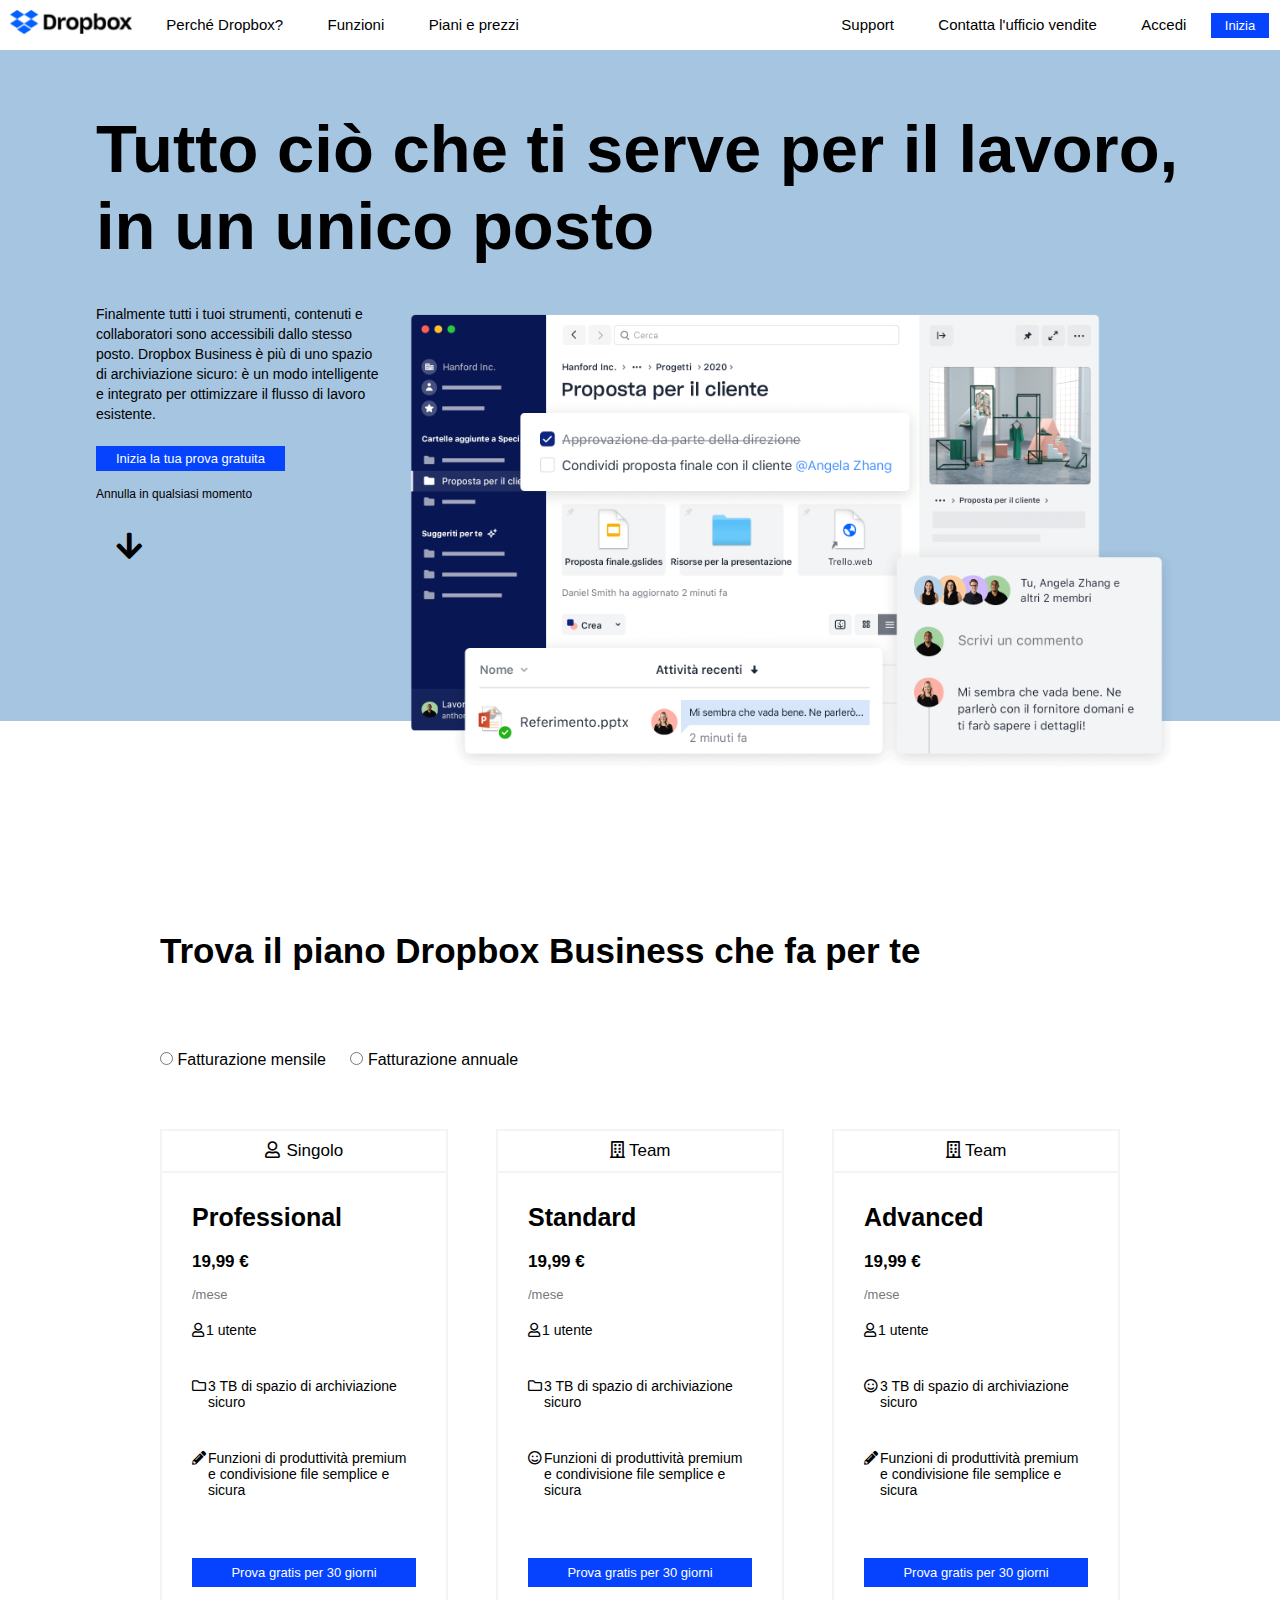
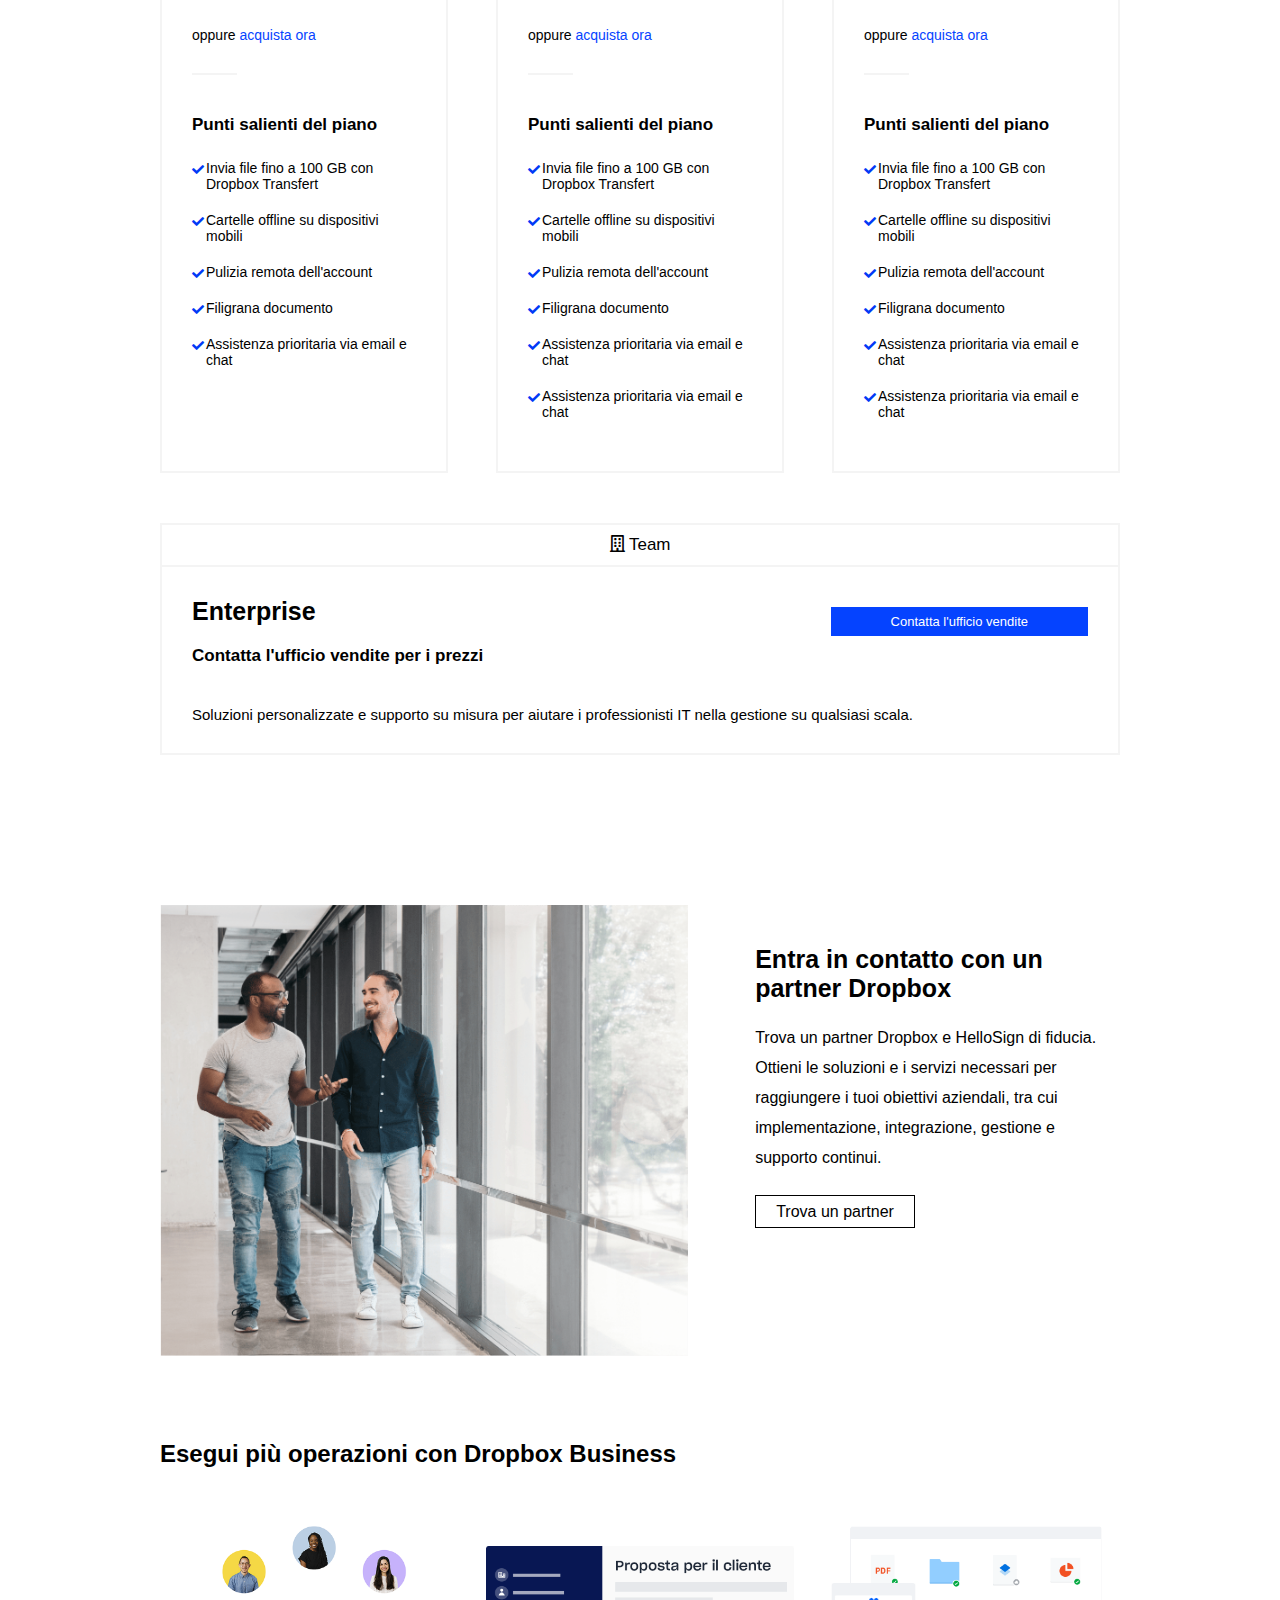
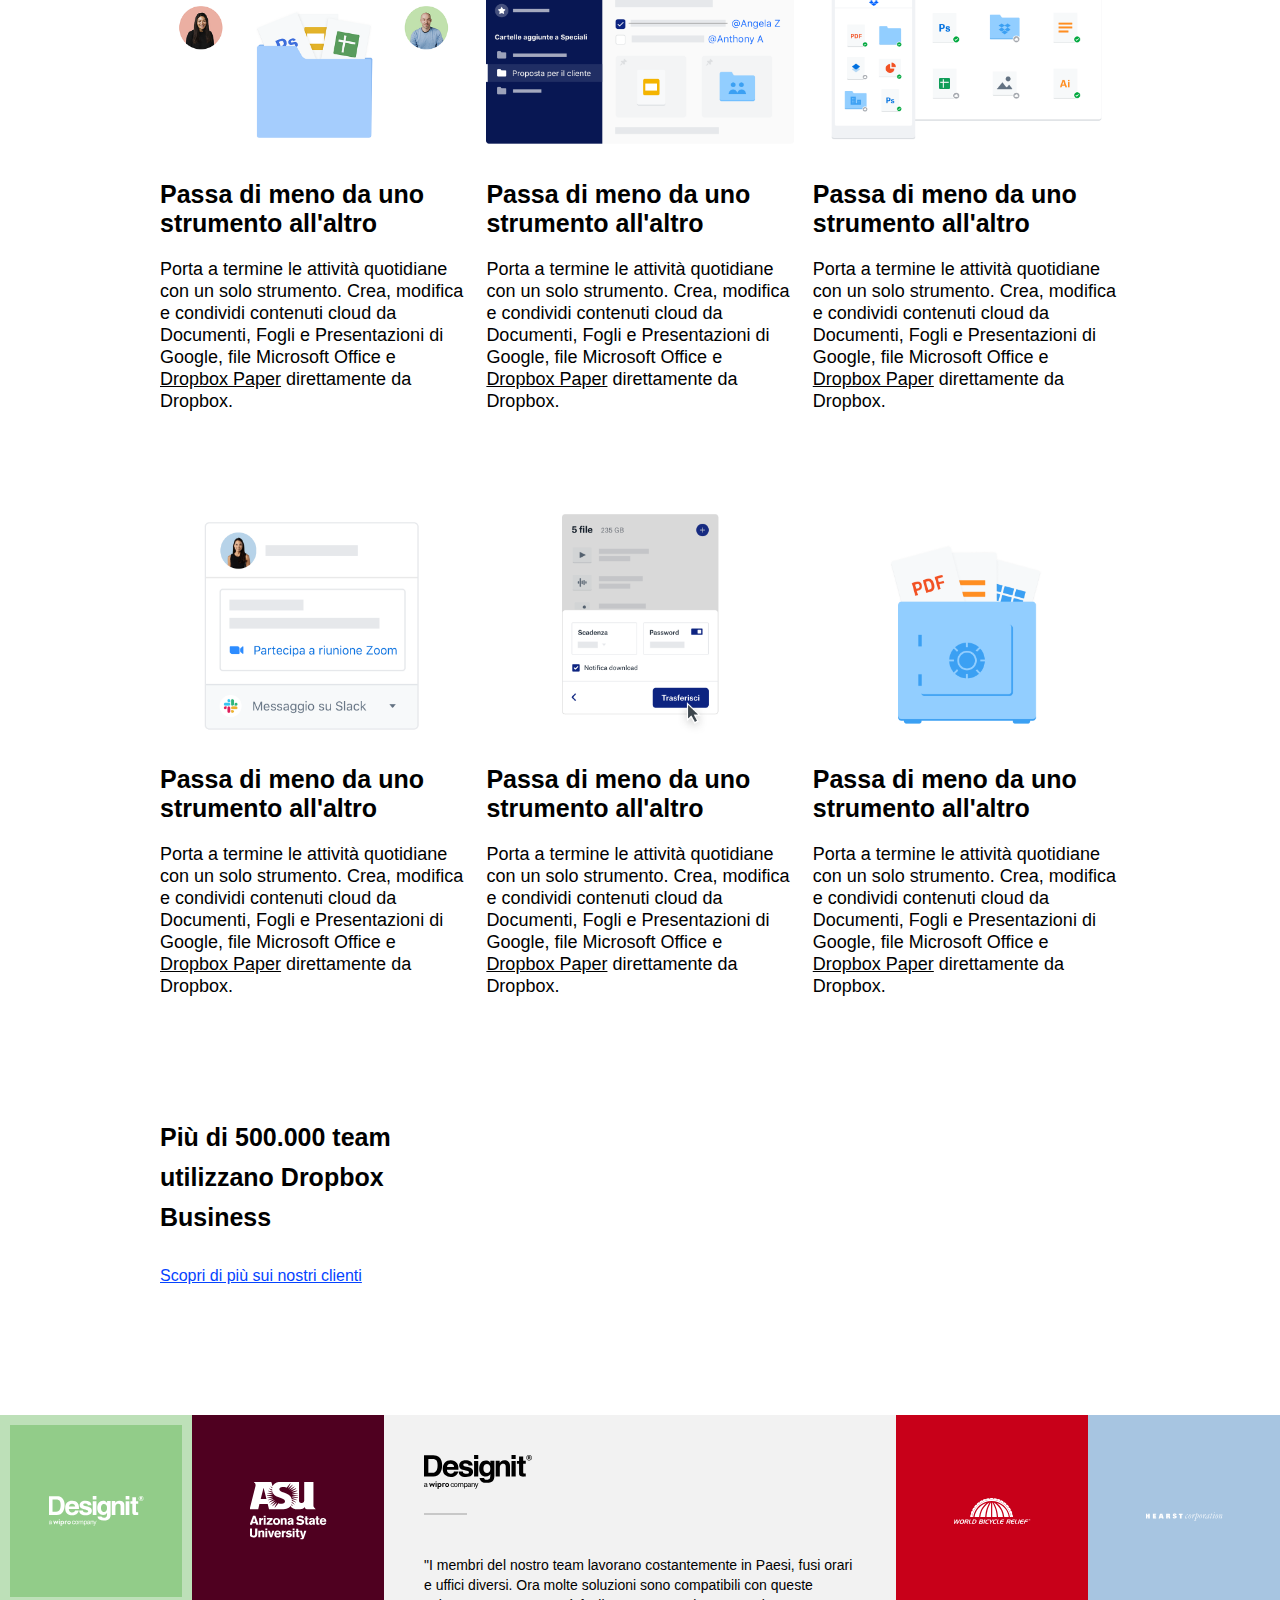
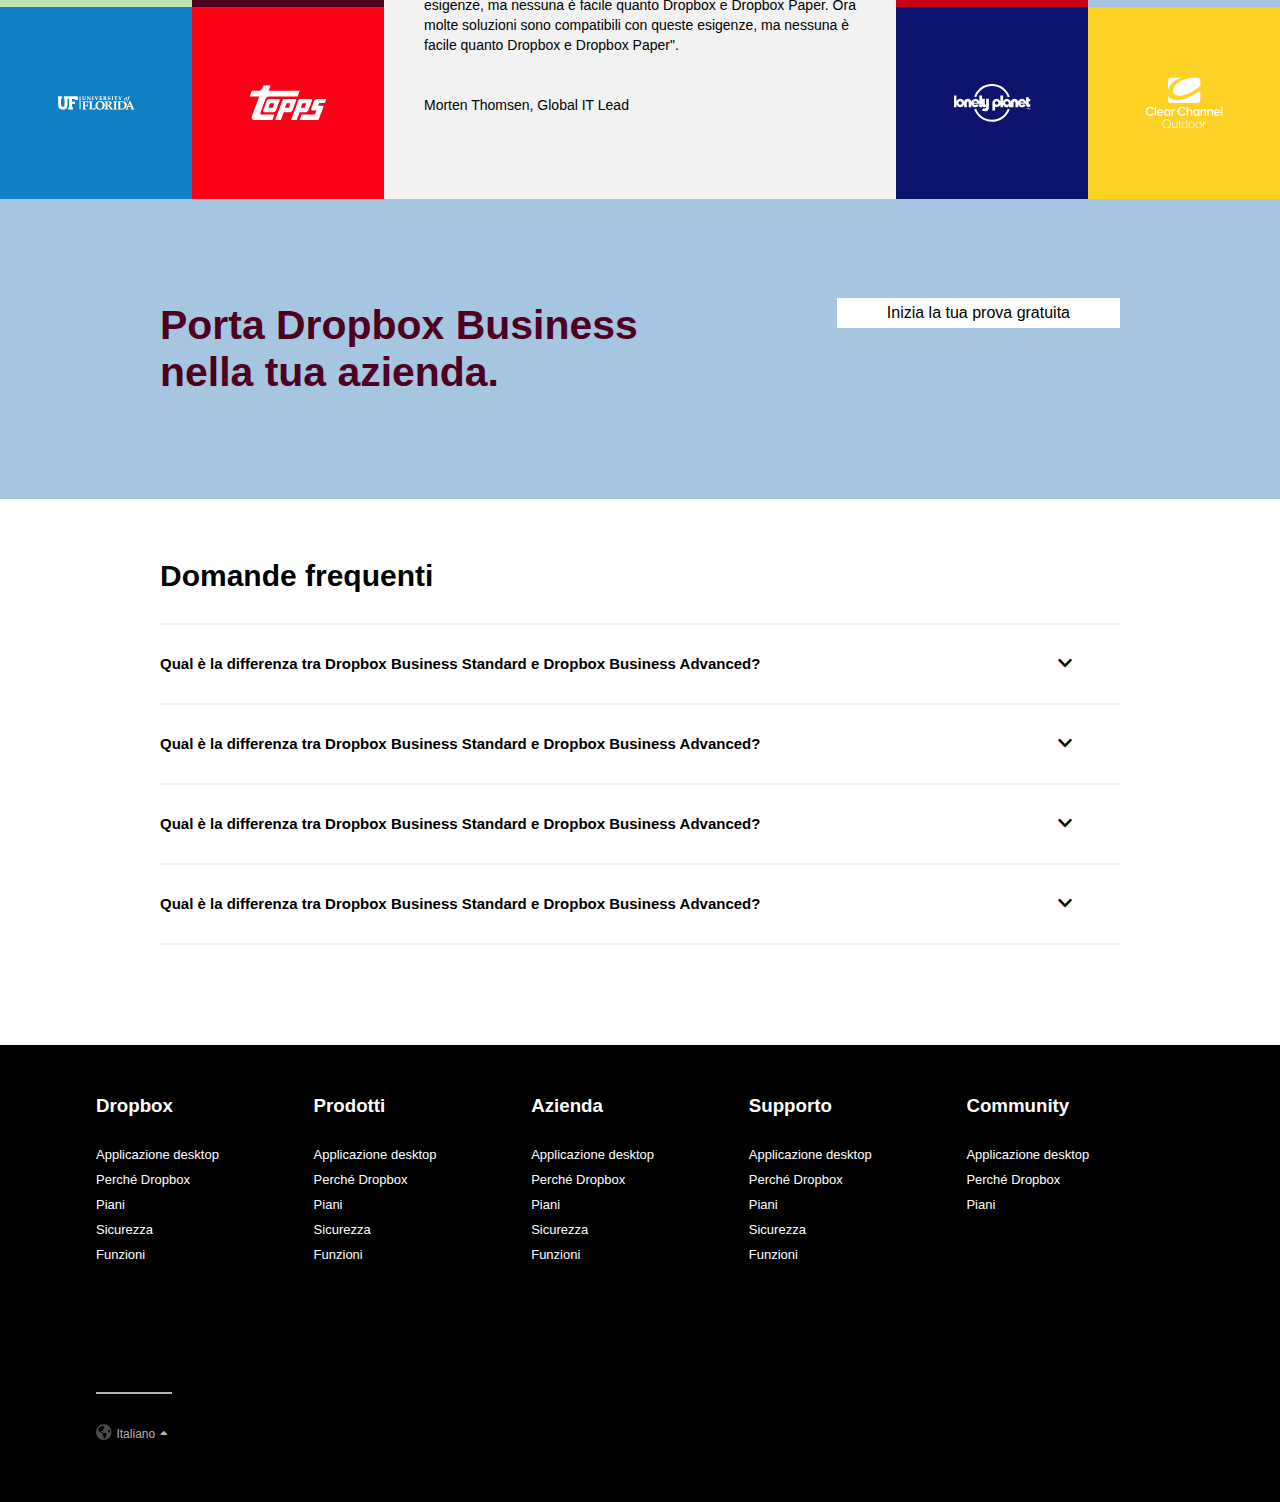
<file: index.html>
<!DOCTYPE html>
<html lang="en">
    <head>
        <meta charset="UTF-8">
        <meta http-equiv="X-UA-Compatible" content="IE=edge">
        <meta name="viewport" content="width=device-width, initial-scale=1.0">
        <link rel="stylesheet" href="style.css">
        <link rel="stylesheet" href="https://cdnjs.cloudflare.com/ajax/libs/font-awesome/5.15.4/css/all.min.css" integrity="sha512-1ycn6IcaQQ40/MKBW2W4Rhis/DbILU74C1vSrLJxCq57o941Ym01SwNsOMqvEBFlcgUa6xLiPY/NS5R+E6ztJQ==" crossorigin="anonymous" referrerpolicy="no-referrer" />
        <title>Dropbox</title>
    </head>
    <body>
        <!-- logo menu e tasti -->
        <header>
            <a href="index.html"><img class="logo" src="img/logo-small.png"></a>
            <nav>
                <ul class="prima-parte">
                    <li><a href="#">Perch&eacute; Dropbox&quest;</a></li>
                    <li><a href="#parte-funzioni">Funzioni</a></li>
                    <li><a href="#titolo-seconda">Piani e prezzi</a></li>
                </ul>
                <ul class="seconda-parte">
                    <li><a href="#">Support</a></li>
                    <li><a href="contatta-ufficio-vendite.html">Contatta l'ufficio vendite</a></li>
                    <li><a href="#">Accedi</a></li>
                </ul>
            </nav>
            <a class="tasto-inizia" href="#titolo-seconda">Inizia</a>
        </header>
        <main>
            <!-- main sezione 1 -->
            <section class="prima-sezione">
                <div id="container">
                    <h1>Tutto ci&ograve; che ti serve per il lavoro, in un unico posto</h1>
                    <div>
                        <p>Finalmente tutti i tuoi strumenti, contenuti e collaboratori sono accessibili dallo stesso posto. Dropbox Business &egrave; pi&ugrave; di uno spazio di archiviazione sicuro: &egrave; un modo intelligente e integrato per ottimizzare il flusso di lavoro esistente.</p>
                        <a class="tasto-inizia" href="#titolo-seconda">Inizia la tua prova gratuita</a>
                        <span>Annulla in qualsiasi momento</span>
                        <a href="#titolo-seconda"><i class="fas fa-arrow-down"></i></a>
                    </div>
                    <img src="img/jumbo.png">
                </div> 
            </section>
            <!-- main piani tariffari -->
            <section class="seconda-sezione" id="#prova">
                <h2 id="titolo-seconda">Trova il piano Dropbox Business che fa per te</h2>
                <div class="input-radio">
                    <input type="radio" name="fatturazione">
                    <label>Fatturazione mensile</label>
                    <input type="radio" name="fatturazione">
                    <label>Fatturazione annuale</label>
                </div>
                <div class="tre-colonne">
                    <div class="colonna">
                        <div class="titolo-colonna">
                            <i class="far fa-user"></i>
                            <span>Singolo</span>
                        </div>
                        <div class="corpo-colonna">
                            <h2 class="h2-colonna">Professional</h2>
                            <h5>19,99 &euro;</h5>
                            <div class="mensilita">/mese</div>
                            <ul>
                                <li class="lista"><i class="far fa-user"></i><span class="testo-liste">1 utente</span></li>
                                <li class="lista"><i class="far fa-folder"></i><span class="testo-liste">3 TB di spazio di archiviazione sicuro</span></li>
                                <li class="lista"><i class="fas fa-pencil-alt"></i><span class="testo-liste">Funzioni di produttivit&agrave; premium e condivisione file semplice e sicura</span></li>
                            </ul>
                            <a href="#" class="tasto-prova">Prova gratis per 30 giorni</a>
                            <div>
                                <span class=testo-acquista>oppure <a href="#">acquista ora</a></span>
                            </div>
                            <hr>
                            <h5 class="h5-list">Punti salienti del piano</h5>
                            <ul>
                                <li><i class="fas fa-check"></i><span class="testo-liste">Invia file fino a 100 GB con Dropbox Transfert</span></li>
                                <li><i class="fas fa-check"></i><span class="testo-liste">Cartelle offline su dispositivi mobili</span></li>
                                <li><i class="fas fa-check"></i><span class="testo-liste">Pulizia remota dell'account</span></li>
                                <li><i class="fas fa-check"></i><span class="testo-liste">Filigrana documento</span></li>
                                <li><i class="fas fa-check"></i><span class="testo-liste">Assistenza prioritaria via email e chat</span></li>
                            </ul>
                        </div>
                    </div>
    
                    <div class="colonna-centrale">
                        <div class="titolo-colonna">
                            <i class="far fa-building"></i>
                            <span>Team</span>
                        </div>
                        <div class="corpo-colonna">
                            <h2 class="h2-colonna">Standard</h2>
                            <h5>19,99 &euro;</h5>
                            <div class="mensilita">/mese</div>
                            <ul>
                                <li class="lista"><i class="far fa-user"></i><span class="testo-liste">1 utente</span></li>
                                <li class="lista"><i class="far fa-folder"></i><span class="testo-liste">3 TB di spazio di archiviazione sicuro</span></li>
                                <li class="lista"><i class="far fa-smile"></i></i><span class="testo-liste">Funzioni di produttivit&agrave; premium e condivisione file semplice e sicura</span></li>
                            </ul>
                            <a href="#" class="tasto-prova">Prova gratis per 30 giorni</a>
                            <div>
                                <span class=testo-acquista>oppure <a href="#">acquista ora</a></span>
                            </div>
                            <hr>
                            <h5 class="h5-list">Punti salienti del piano</h5>
                            <ul>
                                <li><i class="fas fa-check"></i><span class="testo-liste">Invia file fino a 100 GB con Dropbox Transfert</span></li>
                                <li><i class="fas fa-check"></i><span class="testo-liste">Cartelle offline su dispositivi mobili</span></li>
                                <li><i class="fas fa-check"></i><span class="testo-liste">Pulizia remota dell'account</span></li>
                                <li><i class="fas fa-check"></i><span class="testo-liste">Filigrana documento</span></li>
                                <li><i class="fas fa-check"></i><span class="testo-liste">Assistenza prioritaria via email e chat</span></li>
                                <li><i class="fas fa-check"></i><span class="testo-liste">Assistenza prioritaria via email e chat</span></li>
                            </ul>
                        </div>
                    </div>
    
                    <div class="colonna">
                        <div class="titolo-colonna">
                            <i class="far fa-building"></i>
                            <span>Team</span>
                        </div>
                        <div class="corpo-colonna">
                            <h2 class="h2-colonna">Advanced</h2>
                            <h5>19,99 &euro;</h5>
                            <div class="mensilita">/mese</div>
                            <ul>
                                <li class="lista"><i class="far fa-user"></i><span class="testo-liste">1 utente</span></li>
                                <li class="lista"><i class="far fa-smile"></i></i><span class="testo-liste">3 TB di spazio di archiviazione sicuro</span></li>
                                <li class="lista"><i class="fas fa-pencil-alt"></i><span class="testo-liste">Funzioni di produttivit&agrave; premium e condivisione file semplice e sicura</span></li>
                            </ul>
                            <a href="#" class="tasto-prova">Prova gratis per 30 giorni</a>
                            <div>
                                <span class=testo-acquista>oppure <a href="#">acquista ora</a></span>
                            </div>
                            <hr>
                            <h5 class="h5-list">Punti salienti del piano</h5>
                            <ul>
                                <li><i class="fas fa-check"></i><span class="testo-liste">Invia file fino a 100 GB con Dropbox Transfert</span></li>
                                <li><i class="fas fa-check"></i><span class="testo-liste">Cartelle offline su dispositivi mobili</span></li>
                                <li><i class="fas fa-check"></i><span class="testo-liste">Pulizia remota dell'account</span></li>
                                <li><i class="fas fa-check"></i><span class="testo-liste">Filigrana documento</span></li>
                                <li><i class="fas fa-check"></i><span class="testo-liste">Assistenza prioritaria via email e chat</span></li>
                                <li><i class="fas fa-check"></i><span class="testo-liste">Assistenza prioritaria via email e chat</span></li>
                            </ul>
                        </div>
                    </div>
                </div>
                <div class="ultimo-piano">
                    <div class="titolo-colonna">
                        <i class="far fa-building"></i>
                        <span>Team</span>
                    </div>
                    <div class="corpo-finale">
                        <h2 class="h2-colonna">Enterprise</h2>
                        <a href="contatta-ufficio-vendite.html" class="tasto-prova3">Contatta l'ufficio vendite</a>
                        <h5>Contatta l'ufficio vendite per i prezzi</h5>
                        <p>Soluzioni personalizzate e supporto su misura per aiutare i professionisti IT nella gestione su qualsiasi scala.</p>
                    </div>
                </div>
            </section>

            <!-- main sezione partner -->
            <section class="terza-sezione">
                <div id="foto-grande">
                    <img src="img/partner.png">
                </div>
                <div id="testo-partner">
                    <h3>Entra in contatto con un partner Dropbox</h3>
                    <p>Trova un partner Dropbox e HelloSign di fiducia. Ottieni le soluzioni e i servizi necessari per raggiungere i tuoi obiettivi aziendali, tra cui implementazione, integrazione, gestione e supporto continui.</p>
                    <div>
                        <a href="#" class="tasto-partner"> Trova un partner</a>
                    </div>
                </div>
            </section>
            <!-- main sezione 6 foto -->
            <section class="quarta-sezione">
                <h2 id="parte-funzioni">Esegui pi&ugrave; operazioni con Dropbox Business</h2>
                <div class="colonna-foto">
                    <img src="img/business-feature-switching-tools.png">
                    <h3>Passa di meno da uno strumento all'altro</h3>
                    <p>Porta a termine le attivit&agrave; quotidiane con un solo strumento. Crea, modifica e condividi contenuti cloud da Documenti, Fogli e Presentazioni di Google, file Microsoft Office e <a href="#">Dropbox Paper</a> direttamente da Dropbox.</p>
                </div>
                <div class="colonna2-foto">
                    <img src="img/business-feature-coordinate-it.png">
                    <h3>Passa di meno da uno strumento all'altro</h3>
                    <p>Porta a termine le attivit&agrave; quotidiane con un solo strumento. Crea, modifica e condividi contenuti cloud da Documenti, Fogli e Presentazioni di Google, file Microsoft Office e <a href="#">Dropbox Paper</a> direttamente da Dropbox.</p>
                </div>
                <div class="colonna-foto">
                    <img src="img/business-feature-multi-device.png">
                    <h3>Passa di meno da uno strumento all'altro</h3>
                    <p>Porta a termine le attivit&agrave; quotidiane con un solo strumento. Crea, modifica e condividi contenuti cloud da Documenti, Fogli e Presentazioni di Google, file Microsoft Office e <a href="#">Dropbox Paper</a> direttamente da Dropbox.</p>
                </div>
                <div class="colonna-foto">
                    <img src="img/business-feature-integrations-it.png">
                    <h3>Passa di meno da uno strumento all'altro</h3>
                    <p>Porta a termine le attivit&agrave; quotidiane con un solo strumento. Crea, modifica e condividi contenuti cloud da Documenti, Fogli e Presentazioni di Google, file Microsoft Office e <a href="#">Dropbox Paper</a> direttamente da Dropbox.</p>
                </div>
                <div class="colonna2-foto">
                    <img src="img/business-feature-send-files-it.png">
                    <h3>Passa di meno da uno strumento all'altro</h3>
                    <p>Porta a termine le attivit&agrave; quotidiane con un solo strumento. Crea, modifica e condividi contenuti cloud da Documenti, Fogli e Presentazioni di Google, file Microsoft Office e <a href="#">Dropbox Paper</a> direttamente da Dropbox.</p>
                </div>
                <div class="colonna-foto">
                    <img src="img/business-feature-security.png">
                    <h3>Passa di meno da uno strumento all'altro</h3>
                    <p>Porta a termine le attivit&agrave; quotidiane con un solo strumento. Crea, modifica e condividi contenuti cloud da Documenti, Fogli e Presentazioni di Google, file Microsoft Office e <a href="#">Dropbox Paper</a> direttamente da Dropbox.</p>
                </div>
            </section>
            <section class="quinta-sezione">
                <div>
                    <h3>Pi&ugrave; di 500.000 team utilizzano Dropbox Business</h3>
                </div> 
                <span><a href="#">Scopri di pi&ugrave; sui nostri clienti</a></span>   
            </section>
            <section class="loghi">
                <div class="col1">
                    <div id="logo-1">
                        <img src="img/designit.svg">
                    </div>
                    <div id="logo-2">
                        <img src="img/arizona_state_university.svg">
                    </div>
                    <div id="logo-3">
                        <img src="img/university_of_florida.svg">
                    </div>
                    <div id="logo-4">
                        <img src="img/topps.svg">
                    </div>
                </div>
                <div class="col-testo">
                    <img src="img/designit.svg">
                    <hr>
                    <p>"I membri del nostro team lavorano costantemente in Paesi, fusi orari e uffici diversi. Ora molte soluzioni sono compatibili con queste esigenze, ma nessuna &egrave; facile quanto Dropbox e Dropbox Paper. Ora molte soluzioni sono compatibili con queste esigenze, ma nessuna &egrave; facile quanto Dropbox e Dropbox Paper".</p>
                    <span>Morten Thomsen, Global IT Lead</span>
                </div>
                <div class="col1">
                    <div id="logo-5">
                        <img src="img/world_bicycle_relief.svg">
                    </div>
                    <div id="logo-6">
                        <img src="img/hearst_corp.svg">
                    </div>
                    <div id="logo-7">
                        <img src="img/lonely_planet.svg">
                    </div>
                    <div id="logo-8">
                        <img src="img/clear_channel.svg">
                    </div>
                </div>
            </section>
            <section id="porta-azienda">
                <div class="corpo-porta-azienda">
                    <div id="testo-corpo-azienda">
                        <h3>Porta Dropbox Business nella tua azienda.</h3>
                    </div>
                    <a class="tasto-inizia2" href="#titolo-seconda">Inizia la tua prova gratuita</a>
                </div>
            </section>
            <section class="domande">
                <h4>Domande frequenti</h4>
                <div class="domanda1">
                    <h5>Qual &egrave; la differenza tra Dropbox Business Standard e Dropbox Business Advanced?</h5>
                    <i class="fas fa-chevron-down"></i>
                    <i class="fas fa-chevron-up"></i>
                    <p>Lorem ipsum dolor sit, amet consectetur adipisicing elit. Consequuntur, sapiente praesentium cumque quos totam reprehenderit alias necessitatibus odit delectus doloribus. Quo, incidunt eius iste pariatur ipsa ducimus aut. Exercitationem, recusandae.</p>
                </div>
                <div class="domanda1">
                    <h5>Qual &egrave; la differenza tra Dropbox Business Standard e Dropbox Business Advanced?</h5>
                    <i class="fas fa-chevron-down"></i>
                    <i class="fas fa-chevron-up"></i>
                    <p>Lorem ipsum dolor sit, amet consectetur adipisicing elit. Consequuntur, sapiente praesentium cumque quos totam reprehenderit alias necessitatibus odit delectus doloribus. Quo, incidunt eius iste pariatur ipsa ducimus aut. Exercitationem, recusandae.</p>
                </div>
                <div class="domanda1">
                    <h5>Qual &egrave; la differenza tra Dropbox Business Standard e Dropbox Business Advanced?</h5>
                    <i class="fas fa-chevron-down"></i>
                    <i class="fas fa-chevron-up"></i>
                    <p>Lorem ipsum dolor sit, amet consectetur adipisicing elit. Consequuntur, sapiente praesentium cumque quos totam reprehenderit alias necessitatibus odit delectus doloribus. Quo, incidunt eius iste pariatur ipsa ducimus aut. Exercitationem, recusandae.</p>
                </div>
                <div class="domanda1">
                    <h5>Qual &egrave; la differenza tra Dropbox Business Standard e Dropbox Business Advanced?</h5>
                    <i class="fas fa-chevron-down"></i>
                    <i class="fas fa-chevron-up"></i>
                    <p>Lorem ipsum dolor sit, amet consectetur adipisicing elit. Consequuntur, sapiente praesentium cumque quos totam reprehenderit alias necessitatibus odit delectus doloribus. Quo, incidunt eius iste pariatur ipsa ducimus aut. Exercitationem, recusandae.</p>
                </div>
            </section>
        </main>
        <footer>
            <div id="fine-pagina">
                <div class="col-foot">
                    <h3>Dropbox</h3>
                    <ul>
                        <li><a href="">Applicazione desktop</a></li>
                        <li><a href="index.html">Perch&eacute; Dropbox</a></li>
                        <li><a href="#titolo-seconda">Piani</a></li>
                        <li><a href="">Sicurezza</a></li>
                        <li><a href="#parte-funzioni">Funzioni</a></li>
                    </ul>
                </div>
                <div class="col-foot">
                    <h3>Prodotti</h3>
                    <ul>
                        <li><a href="">Applicazione desktop</a></li>
                        <li><a href="">Perch&eacute; Dropbox</a></li>
                        <li><a href="#titolo-seconda">Piani</a></li>
                        <li><a href="">Sicurezza</a></li>
                        <li><a href="#parte-funzioni">Funzioni</a></li>
                    </ul>
                </div>
                <div class="col-foot">
                    <h3>Azienda</h3>
                    <ul>
                        <li><a href="">Applicazione desktop</a></li>
                        <li><a href="">Perch&eacute; Dropbox</a></li>
                        <li><a href="#titolo-seconda">Piani</a></li>
                        <li><a href="">Sicurezza</a></li>
                        <li><a href="#parte-funzioni">Funzioni</a></li>
                    </ul>
                </div>
                <div class="col-foot">
                    <h3>Supporto</h3>
                    <ul>
                        <li><a href="">Applicazione desktop</a></li>
                        <li><a href="">Perch&eacute; Dropbox</a></li>
                        <li><a href="#titolo-seconda">Piani</a></li>
                        <li><a href="">Sicurezza</a></li>
                        <li><a href="#parte-funzioni">Funzioni</a></li>
                    </ul>
                </div>
                <div class="col-foot">
                    <h3>Community</h3>
                    <ul>
                        <li><a href="">Applicazione desktop</a></li>
                        <li><a href="">Perch&eacute; Dropbox</a></li>
                        <li><a href="#titolo-seconda">Piani</a></li>
                    </ul>
                </div>
            </div>
            <div class="pie-pagina">
                <hr>
                <i class="fas fa-globe-americas"></i>
                <span>Italiano</span>
                <i class="fas fa-sort-up"></i>
            </div>
        </footer>
    </body>
</html>
</file>
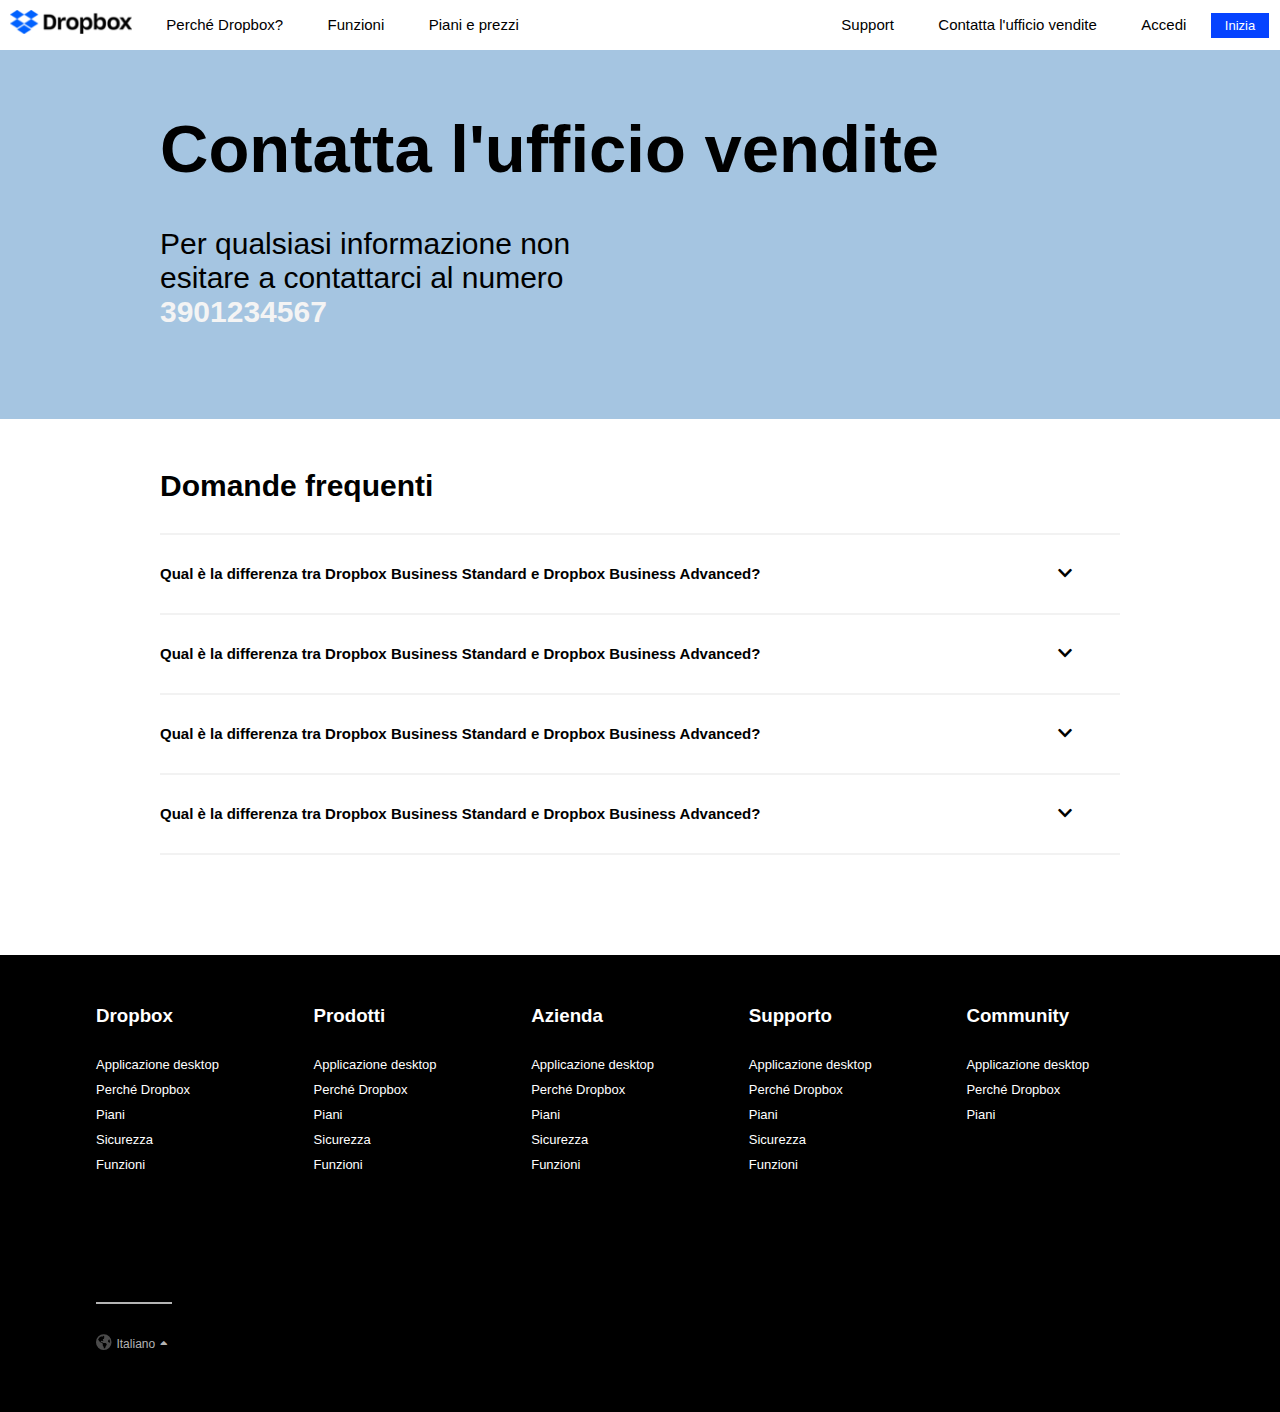
<file: contatta-ufficio-vendite.html>
<!DOCTYPE html>
<html lang="en">
    <head>
        <meta charset="UTF-8">
        <meta http-equiv="X-UA-Compatible" content="IE=edge">
        <meta name="viewport" content="width=device-width, initial-scale=1.0">
        <link rel="stylesheet" href="style.css">
        <link rel="stylesheet" href="https://cdnjs.cloudflare.com/ajax/libs/font-awesome/5.15.4/css/all.min.css" integrity="sha512-1ycn6IcaQQ40/MKBW2W4Rhis/DbILU74C1vSrLJxCq57o941Ym01SwNsOMqvEBFlcgUa6xLiPY/NS5R+E6ztJQ==" crossorigin="anonymous" referrerpolicy="no-referrer" />
        <title>Dropbox</title>
    </head>
    <body>
        <header>
            <a href="index.html"><img class="logo" src="img/logo-small.png"></a>
            <nav>
                <ul class="prima-parte">
                    <li><a href="index.html">Perch&eacute; Dropbox&quest;</a></li>
                    <li><a href="index.html#parte-funzioni">Funzioni</a></li>
                    <li><a href="index.html#titolo-seconda">Piani e prezzi</a></li>
                </ul>
                <ul class="seconda-parte">
                    <li><a href="#">Support</a></li>
                    <li><a href="contatta-ufficio-vendite.html">Contatta l'ufficio vendite</a></li>
                    <li><a href="index.html#titolo-seconda">Accedi</a></li>
                </ul>
            </nav>
            <a class="tasto-inizia" href="index.html#titolo-seconda">Inizia</a>
        </header>
        <main>
            <section class="prima-sezione">
                <div id="container2">
                    <h1>Contatta l'ufficio vendite</h1>
                    <div id="contatti">
                        <span id="testo-contatti">Per qualsiasi informazione non esitare a contattarci al numero <span id="numero-contatti">3901234567</span></span>
                    </div>
                </div> 
            </section>
            <section class="domande">
                <h4>Domande frequenti</h4>
                <div class="domanda1">
                    <h5>Qual &egrave; la differenza tra Dropbox Business Standard e Dropbox Business Advanced?</h5>
                    <i class="fas fa-chevron-down"></i>
                    <i class="fas fa-chevron-up"></i>
                    <p>Lorem ipsum dolor sit, amet consectetur adipisicing elit. Consequuntur, sapiente praesentium cumque quos totam reprehenderit alias necessitatibus odit delectus doloribus. Quo, incidunt eius iste pariatur ipsa ducimus aut. Exercitationem, recusandae.</p>
                </div>
                <div class="domanda1">
                    <h5>Qual &egrave; la differenza tra Dropbox Business Standard e Dropbox Business Advanced?</h5>
                    <i class="fas fa-chevron-down"></i>
                    <i class="fas fa-chevron-up"></i>
                    <p>Lorem ipsum dolor sit, amet consectetur adipisicing elit. Consequuntur, sapiente praesentium cumque quos totam reprehenderit alias necessitatibus odit delectus doloribus. Quo, incidunt eius iste pariatur ipsa ducimus aut. Exercitationem, recusandae.</p>
                </div>
                <div class="domanda1">
                    <h5>Qual &egrave; la differenza tra Dropbox Business Standard e Dropbox Business Advanced?</h5>
                    <i class="fas fa-chevron-down"></i>
                    <i class="fas fa-chevron-up"></i>
                    <p>Lorem ipsum dolor sit, amet consectetur adipisicing elit. Consequuntur, sapiente praesentium cumque quos totam reprehenderit alias necessitatibus odit delectus doloribus. Quo, incidunt eius iste pariatur ipsa ducimus aut. Exercitationem, recusandae.</p>
                </div>
                <div class="domanda1">
                    <h5>Qual &egrave; la differenza tra Dropbox Business Standard e Dropbox Business Advanced?</h5>
                    <i class="fas fa-chevron-down"></i>
                    <i class="fas fa-chevron-up"></i>
                    <p>Lorem ipsum dolor sit, amet consectetur adipisicing elit. Consequuntur, sapiente praesentium cumque quos totam reprehenderit alias necessitatibus odit delectus doloribus. Quo, incidunt eius iste pariatur ipsa ducimus aut. Exercitationem, recusandae.</p>
                </div>
            </section>
        </main>
        <footer>
            <div id="fine-pagina">
                <div class="col-foot">
                    <h3>Dropbox</h3>
                    <ul>
                        <li><a href="">Applicazione desktop</a></li>
                        <li><a href="index.html">Perch&eacute; Dropbox</a></li>
                        <li><a href="index.html#titolo-seconda">Piani</a></li>
                        <li><a href="">Sicurezza</a></li>
                        <li><a href="index.html#parte-funzioni">Funzioni</a></li>
                    </ul>
                </div>
                <div class="col-foot">
                    <h3>Prodotti</h3>
                    <ul>
                        <li><a href="">Applicazione desktop</a></li>
                        <li><a href="index.html">Perch&eacute; Dropbox</a></li>
                        <li><a href="index.html#titolo-seconda">Piani</a></li>
                        <li><a href="">Sicurezza</a></li>
                        <li><a href="index.html#parte-funzioni">Funzioni</a></li>
                    </ul>
                </div>
                <div class="col-foot">
                    <h3>Azienda</h3>
                    <ul>
                        <li><a href="">Applicazione desktop</a></li>
                        <li><a href="index.html">Perch&eacute; Dropbox</a></li>
                        <li><a href="index.html#titolo-seconda">Piani</a></li>
                        <li><a href="">Sicurezza</a></li>
                        <li><a href="index.html#parte-funzioni">Funzioni</a></li>
                    </ul>
                </div>
                <div class="col-foot">
                    <h3>Supporto</h3>
                    <ul>
                        <li><a href="">Applicazione desktop</a></li>
                        <li><a href="index.html">Perch&eacute; Dropbox</a></li>
                        <li><a href="index.html#titolo-seconda">Piani</a></li>
                        <li><a href="">Sicurezza</a></li>
                        <li><a href="index.html#parte-funzioni">Funzioni</a></li>
                    </ul>
                </div>
                <div class="col-foot">
                    <h3>Community</h3>
                    <ul>
                        <li><a href="">Applicazione desktop</a></li>
                        <li><a href="index.html">Perch&eacute; Dropbox</a></li>
                        <li><a href="index.html#titolo-seconda">Piani</a></li>
                    </ul>
                </div>
            </div>
            <div class="pie-pagina">
                <hr>
                <i class="fas fa-globe-americas"></i>
                <span>Italiano</span>
                <i class="fas fa-sort-up"></i>
            </div>
        </footer>
    </body>
</html>
</file>
<file: style.css>
*{
    margin: 0;
    padding: 0;
    box-sizing: border-box;
}
html{
    scroll-behavior: smooth;
}

body{
    font-family: Arial, Helvetica, sans-serif;
}

a{
    text-decoration: none;
}

/* header  */
header{
    height: 50px;
    width: 100%;
    background-color: #fff;
    position: fixed;
    top: 0;
    left: 0;
    z-index: 3;
    line-height: 50px;
}


.logo{
    height: 24px;
    vertical-align: sub;
    margin: 0 10px;
    display: inline-block;
    line-height: 50px;
}

/* menù */
nav{
    display: inline-block;
    height: 50px;
    width: calc(100% - 220px);
    line-height: 50px;
}

.prima-parte,
.seconda-parte{
    height: 50px;
    display: inline-block;
}

.seconda-parte{
    float: right;
}

.prima-parte li,
.seconda-parte li{
    list-style-type: none;
    display: inline-block;
    
}

nav ul li a{
    color: black;
    display: inline-block;
    font-size: 15px;
    padding: 0 20px;
}

nav ul li a:hover{
    background-color: rgb(244, 244, 244);
}

.tasto-inizia{
    background-color: rgb(5, 67, 255);
    width: 58px;
    padding: 5px 14px;
    font-size: 13px;
    text-align: center;
    color: #fff;
    margin-right: 10px;
}
/* fine header  */


main{
    width: 100%;
    position: relative;
    top: 50px;
}    

/* prima sezione  */
.prima-sezione{
    width: 100%;
    margin: 0 auto;
    padding-top: 60px;
    background-color: rgb(165, 197, 225);
}

#container{
    width: 85%;
    margin: 0 auto;
}

#container::after{
    content: "";
    display: table;
    clear: both;
}

#container h1,
#container2 h1{
    font-size: 67px;
}

#container div{
    float: left;
    width: 26%;
}

#container div p{
    font-size: 14px;
    line-height: 20px;
    padding: 40px 0 25px 0;
}

#container div a{
    padding: 5px 20px;
}

#container div span{
    display: block;
    font-size: 12px;
    margin: 20px 0 30px 0;
}

#container div .fas{
    font-size: 30px;
    display: inline-block;
    color: black;
}

#container img{
    width: 74%;
    position: relative;
    top: 50px;
}
/* fine prima sezione  */

.seconda-sezione,
.terza-sezione,
.quarta-sezione{
    width: 75%;
    margin: 0 auto;
}

#titolo-seconda{
    margin-top: 160px;
    margin-bottom: 80px;
    padding-top: 50px;
    font-size: 35px;
}

.input-radio{
    margin: 30px 0;
}

.input-radio label{
    padding-right: 20px;
}

.colonna,
.colonna-centrale{
    margin-top: 30px;
    float: left;
    width: 30%;
}
/* clearfix  */
.tre-colonne::after,
.terza-sezione::after,
.quarta-sezione::after{
    content: "";
    display: table;
    clear: both;
}

.colonna-centrale{
    margin: 30px 5% 0 5%;
}


.titolo-colonna{
    width: 100%;
    border: 2px solid rgb(244, 244, 244);
    line-height: 40px;
    text-align: center;
    font-size: 17px;
}

.corpo-colonna{
    width: 100%;
    border-right: 2px solid rgb(244, 244, 244);
    border-bottom: 2px solid rgb(244, 244, 244);
    border-left: 2px solid rgb(244, 244, 244);
    padding: 20px 30px;
    min-height: 900px;
    margin-bottom: 50px;
}

.h2-colonna{
    font-size: 25px;
    padding-bottom: 20px;
    padding-top: 10px;
    display: inline-block;
}

.mensilita{
    font-size: 13px;
    color: #777;
    padding: 15px 0 20px 0;
}

.corpo-colonna ul li{
    list-style-type: none;
}

.fas.fa-check{
    display: inline-block;
    color: rgb(0, 59, 246);
    font-size: 12px;
    padding-right: 2px;
}

.far.fa-user,
.far.fa-folder,
.fas.fa-pencil-alt,
.far.fa-smile{
    display: inline-block;
    padding-right: 2px;
}

.testo-liste{
    width: calc(100% - 20px);
    vertical-align: top;
    display: inline-block;
    font-size: 14px;
    padding-bottom: 20px;
}

.lista{
    font-size: 14px;
    padding-bottom: 20px;
}

.tasto-prova{
    width: 100%;
    background-color: rgb(5, 67, 255);
    padding: 7px 0;
    font-size: 13px;
    text-align: center;
    color: #fff;
    margin: 20px 0;
    display: inline-block;
}
.tasto-prova3{
    background-color: rgb(5, 67, 255);
    padding: 7px 60px;
    font-size: 13px;
    text-align: center;
    color: #fff;
    margin: 20px 0;
    display: inline-block;
    position: absolute;
    right: 30px;
}
.testo-acquista{
    font-size: 14px;
    margin: 20px 0 30px 0;
    display: inline-block;
}

.testo-acquista a{
    color: rgb(5, 67, 255);
}

hr{
    width: 20%;
    border: 1px solid rgb(244, 244, 244);
    margin-bottom: 30px;
}

.corpo-colonna h5,
.corpo-finale h5{
    font-size: 17px;
}

.h5-list{
    padding: 10px 0 25px 0;
}

.corpo-finale{
    width: 100%;
    border-right: 2px solid rgb(244, 244, 244);
    border-bottom: 2px solid rgb(244, 244, 244);
    border-left: 2px solid rgb(244, 244, 244);
    padding: 20px 30px;
    position: relative;
}

.corpo-finale p{
    font-size: 15px;
    padding: 40px 0 10px 0;
}

.seconda-sezione{
    margin-bottom: 50px;
}
/* fine seconda sezione  */

/* terza sezione  */

.terza-sezione{
    padding-top: 100px;
}

#foto-grande{
    float: left;
    width: 55%;
    margin-right: 7%;
}

#foto-grande img,
.colonna-foto img,
.colonna2-foto img{
    width: 100%;
}

#testo-partner{
    width: 38%;
    float: left;
    position: relative;
    top: 40px;
}

#testo-partner h3{
    font-size: 25px;
    margin-bottom: 20px;
}

#testo-partner p{
    line-height: 30px;
    margin-bottom: 30px;
}

#testo-partner div a{
    border: 1px solid #000;
    padding: 7px 20px;
    color: #000;
}
/* main sezione 6 foto  */
.quarta-sezione{
    margin: 80px auto;
}
.quarta-sezione a{
    color: #000;
    text-decoration: underline;
}
.colonna-foto,
.colonna2-foto{
    margin-top: 40px;
    margin-bottom: 40px;
    float: left;
    width: 32%;
}

.colonna2-foto{
    margin-left: 2%;
    margin-right: 2%;
}

.colonna-foto h3,
.colonna2-foto h3{
    font-size: 25px;
    margin: 20px 0;
}

.colonna-foto p,
.colonna2-foto p{
    font-size: 18px;
    line-height: 22px;
}

.quinta-sezione{
    width: 75%;
    margin: 80px auto;
    padding-bottom: 50px;
}

.quinta-sezione div{
    width: 32%;
    padding-bottom: 30px;
}

.quinta-sezione div h3{
    font-size: 25px;
    line-height: 40px;
}

.quinta-sezione span a{
    text-decoration: underline;
    color: rgb(5, 67, 255);
}
/* sezione loghi  */
.loghi{
    width: 100%;
    height: 30vw;
}

.col1{
    width: 30vw;
    height: 100%;
    float: left;
}

.col-testo{
    width: 40vw;
    height: 100%;
    float: left;
    background-color: rgb(242, 242, 242);
    padding: 40px;
    overflow: scroll;
}

.col-testo img{
    width: 25%;
}
.col-testo hr{
    width: 10%;
    border: 1px solid rgb(200, 200, 200);
    margin: 20px 0;
}

.col-testo p,
.col-testo span{
    font-size: 14px;
    line-height: 20px;
    margin: 40px 0;
}

#logo-1,
#logo-2,
#logo-3,
#logo-4,
#logo-5,
#logo-6,
#logo-7,
#logo-8{
    width: 50%;
    height: 50%;
    float: left;
}


#logo-2 img,
#logo-3 img,
#logo-4 img,
#logo-5 img,
#logo-6 img,
#logo-7 img,
#logo-8 img{
    width: 40%;
    filter: invert(1);
    position: relative;
    top: 50%;
    left: 50%;
    transform: translate(-50%, -50%);
}

#logo-1 img{
    width: 55%;
    filter: invert(1);
    position: relative;
    top: 50%;
    left: 50%;
    transform: translate(-50%, -50%);
}

#logo-1{
    background-color: rgb(146, 204, 137);
    border: 10px solid rgba(255, 255, 255, 0.4);
}
#logo-2{
    background-color: rgb(79, 0, 32);
}
#logo-3{
    background-color: rgb(15, 128, 195);
}
#logo-4{
    background-color: rgb(251, 0, 23);
}
#logo-5{
    background-color: rgb(200, 0, 25);
}
#logo-6{
    background-color: rgb(167, 197, 225);
}
#logo-7{
    background-color: rgb(13, 20, 110);
}
#logo-8{
    background-color: rgb(255, 209, 37);
}
.col1::after,
.col-testo::after{
    content: "";
    display: table;
    clear: both;
}
/* fine sezione loghi  */

#porta-azienda{
    width: 100%;
    min-height: 300px;
    background-color: rgb(165, 197, 225);
    position: relative;
    margin-bottom: 60px;
}
.corpo-porta-azienda{
    width: 75%;
    min-height: 300px;
    margin: 0 auto;
    position: relative;
}
#testo-corpo-azienda{
    width: 50%;
    font-size: 35px;
    color: rgb(78, 0, 32);
    display: inline-block;
    position: absolute;
    top: 50%;
    transform: translate(0, -50%);
}
.tasto-inizia2{
    color: #000;
    background-color: #fff;
    padding: 6px 50px;
    position: absolute;
    display: inline-block;
    right: 0;
    top: 33%;
}

/* domande frequenti */
.domande{
    width: 75%;
    margin: 50px auto;
    padding-bottom: 100px;
}
.domande h4{
    font-size: 30px;
    padding-bottom: 30px;
}
.domanda1{
    padding: 30px 0;
    border-top: 2px solid rgb(242, 242, 242);
    position: relative;
}
.domanda1:last-child{
    border-bottom: 2px solid rgb(242, 242, 242);
}

.domanda1 h5{
    font-size: 15px;
    display: inline-block;
}
.domanda1 p{
    display: none;

}

.domanda1:hover p{
    display: block;
    padding-top: 20px;
}

.fas.fa-chevron-down{
    display: inline-block;
    position:absolute;
    right: 5%;
}

.fas.fa-chevron-up{
    display: none;
    position:absolute;
    right: 5%;
}

.domanda1:hover .fas.fa-chevron-up{
    display: inline-block;
}

.domanda1:hover .fas.fa-chevron-down{
    display: none;
}

/* footer  */
footer{
    background-color: #000;
    width: 100%;
    padding-bottom: 60px;
    margin-top: 30px;
}

#fine-pagina::after{
    content: "";
    display: table;
    clear: both;
}

#fine-pagina{
    width: 85%;
    margin: 50px auto;
    padding: 50px 0;
}

.col-foot{
    float: left;
    width: 20%;
}
.col-foot ul{
    list-style: none;
    padding: 25px 0;
}
.col-foot ul li a,
.col-foot h3{
    color: #fff;
}

.col-foot ul li{
    padding: 5px 0;
    font-size: 13px;
}

.pie-pagina{
    width: 85%;
    margin: 0 auto;
    color: rgb(180, 180, 180);
}
.pie-pagina hr{
    width: 7%;
    border: 1px solid rgb(180, 180, 180);
}

.fas.fa-globe-americas{
    filter: invert(1);
}

.pie-pagina span,
.fas.fa-sort-up{
    font-size: 12px;
    line-height: 12px;
}
.fas.fa-sort-up{
    vertical-align: bottom;
}

/* pagina contatti */

#container2{
    width: 75%;
    margin: 0 auto;
    padding-bottom: 50px;
}

#testo-contatti{
    font-size: 30px;
    display: inline-block;
    width: 50%;
    padding: 40px 0;
}

#numero-contatti{
    color: rgb(244, 244, 244);
    font-weight: bold;
}
</file>
